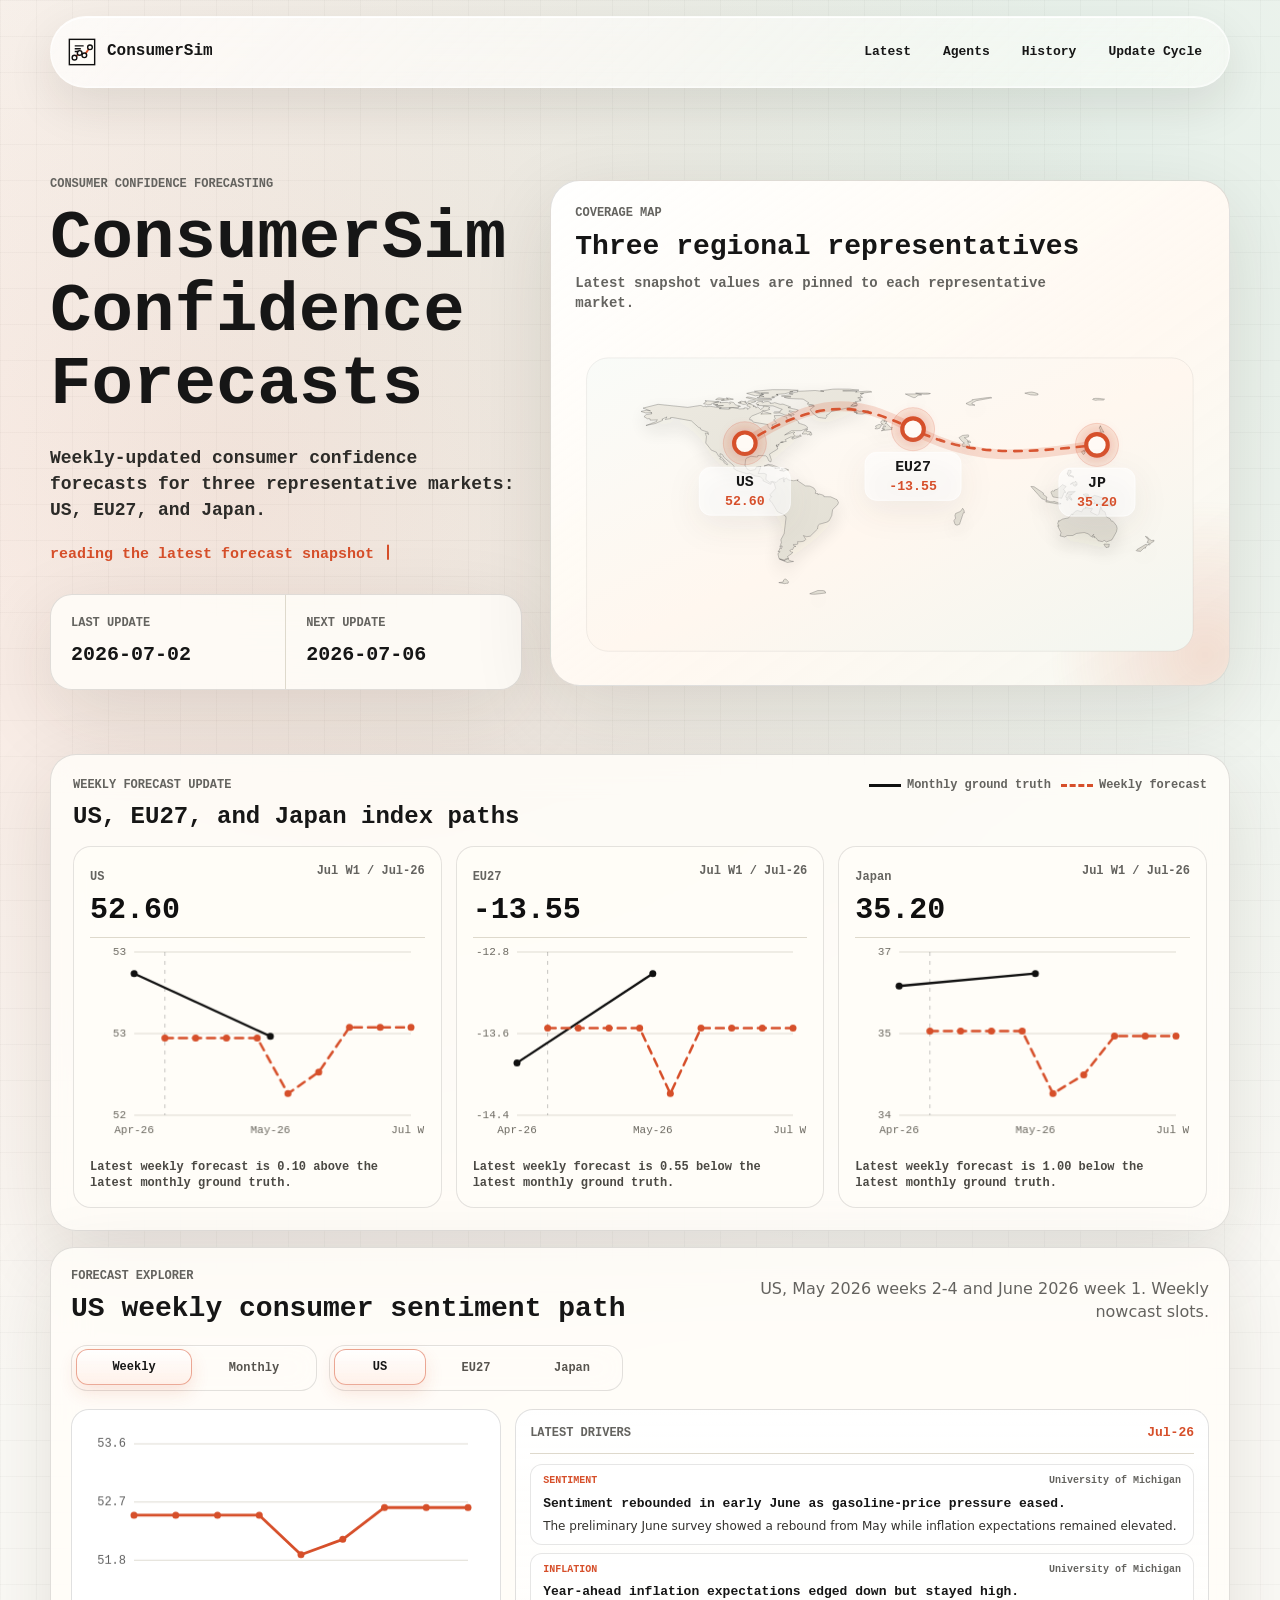
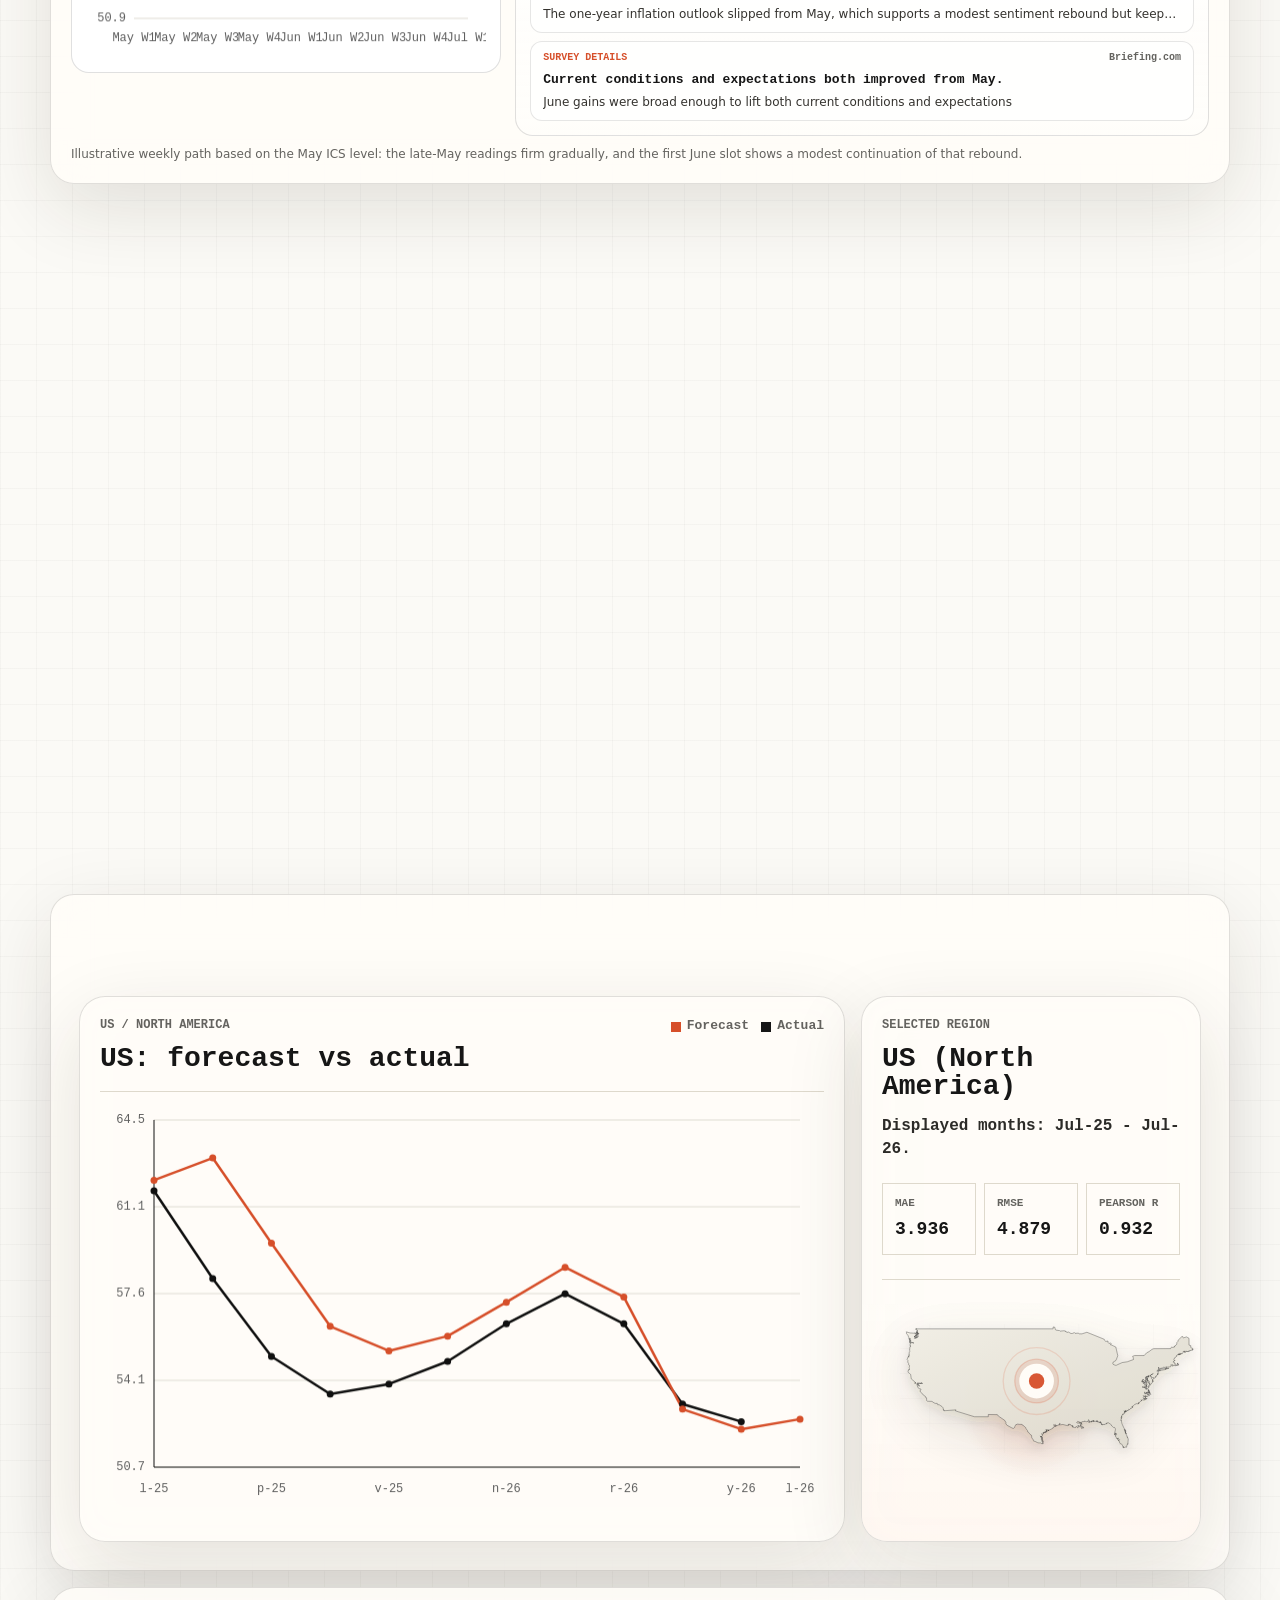
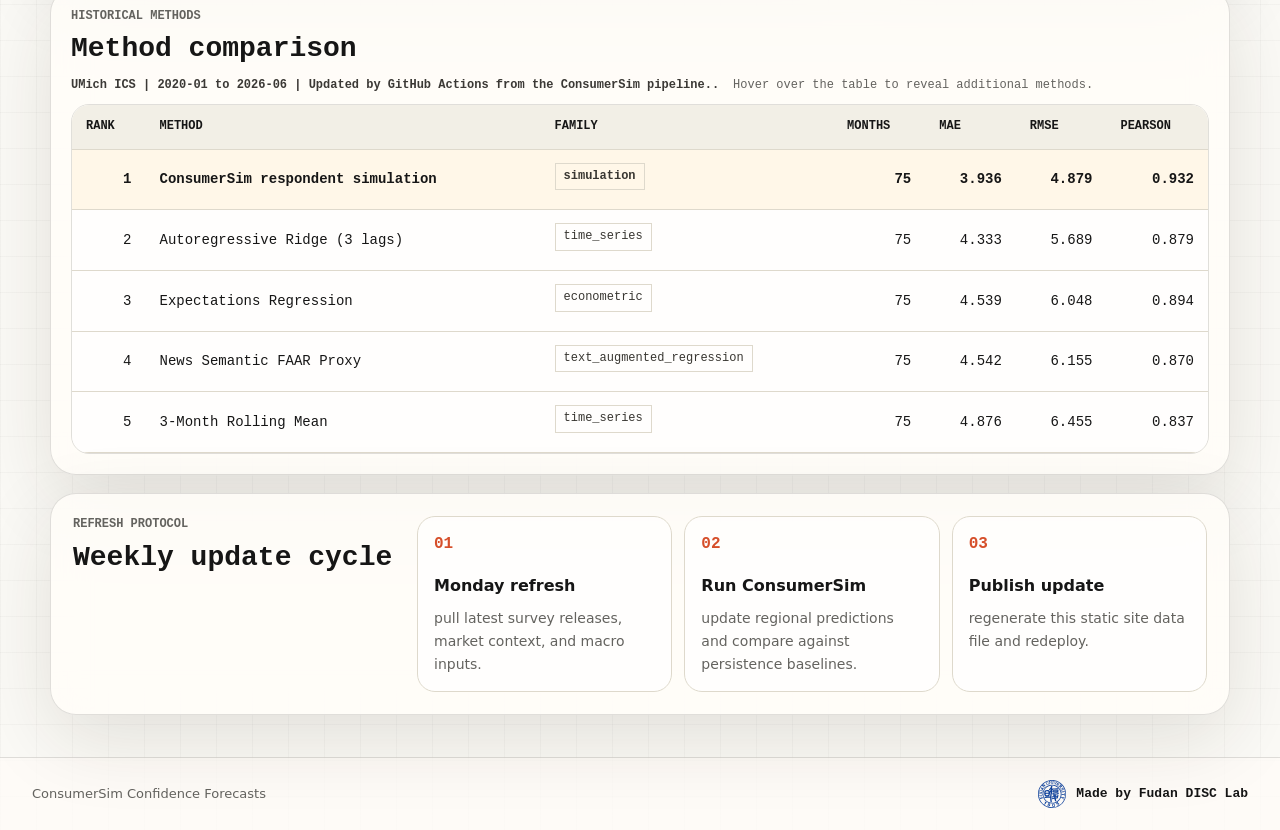
<file: index.html>
<!doctype html>
<html lang="en">
  <head>
    <meta charset="utf-8" />
    <meta name="viewport" content="width=device-width, initial-scale=1" />
    <title>ConsumerSim Confidence Forecasts</title>
    <meta
      name="description"
      content="ConsumerSim weekly-updated consumer confidence forecasts for US, EU27, and Japan."
    />
    <link rel="stylesheet" href="./styles.css" />
  </head>
  <body>
    <header class="topbar">
      <a class="wordmark" href="#top" aria-label="ConsumerSim home">
        <img class="brand-icon" src="./assets/consumersim-icon.svg" alt="" aria-hidden="true" />
        <span>ConsumerSim</span>
      </a>
      <nav aria-label="Primary navigation">
        <a href="#latest">Latest</a>
        <a href="#agents">Agents</a>
        <a href="#history">History</a>
        <a href="#updates">Update Cycle</a>
      </nav>
    </header>

    <main id="top">
      <section class="hero" aria-labelledby="page-title">
        <div class="hero-copy">
          <p class="eyebrow">Consumer confidence forecasting</p>
          <h1 id="page-title" data-title="ConsumerSim Confidence Forecasts">ConsumerSim Confidence Forecasts</h1>
          <p class="summary">
            Weekly-updated consumer confidence forecasts for three representative markets:
            US, EU27, and Japan.
          </p>
          <p class="typing-status" id="typing-status" aria-live="polite"></p>
          <div class="hero-panel" aria-label="Forecast status">
            <div>
              <span class="panel-label">Last Update</span>
              <strong id="generated-at">--</strong>
            </div>
            <div>
              <span class="panel-label">Next Update</span>
              <strong id="next-update">--</strong>
            </div>
          </div>
        </div>
        <aside class="map-card" aria-labelledby="map-title">
          <div class="map-card-head">
            <p class="eyebrow">Coverage map</p>
            <h2 id="map-title">Three regional representatives</h2>
            <p class="map-card-note">Latest snapshot values are pinned to each representative market.</p>
          </div>
          <svg class="world-map" viewBox="0 0 760 390" role="img" aria-label="World map showing US, EU27, and Japan coverage">
            <defs>
              <linearGradient id="ocean-wash" x1="0" y1="0" x2="1" y2="1">
                <stop offset="0" stop-color="#f9fbf8"/>
                <stop offset="0.52" stop-color="#fff7ef"/>
                <stop offset="1" stop-color="#f2f6f0"/>
              </linearGradient>
              <linearGradient id="land-wash" x1="0" y1="0" x2="1" y2="1">
                <stop offset="0" stop-color="#f0eee7"/>
                <stop offset="1" stop-color="#dedbd2"/>
              </linearGradient>
              <filter id="map-soft-shadow" x="-15%" y="-15%" width="130%" height="130%">
                <feDropShadow dx="0" dy="10" stdDeviation="12" flood-color="#2c281f" flood-opacity="0.12"/>
              </filter>
              <filter id="pin-glow" x="-80%" y="-80%" width="260%" height="260%">
                <feDropShadow dx="0" dy="0" stdDeviation="8" flood-color="#d64f2a" flood-opacity="0.35"/>
              </filter>
            </defs>
            <rect class="map-ocean" x="14" y="18" width="732" height="354" rx="26"/>
            <image class="map-land-svg" href="./assets/world-map.svg" x="18" y="24" width="724" height="330" preserveAspectRatio="xMidYMid meet"/>
            <path class="map-arc map-arc-back" d="M205 121C292 64 338 65 408 104S538 139 630 123"/>
            <path class="map-arc" d="M205 121C292 68 338 70 408 104S538 133 630 123"/>
            <g class="map-pin marker-us" style="--delay: 0s">
              <circle class="map-pulse" cx="205" cy="121" r="26"/>
              <circle class="map-node" cx="205" cy="121" r="13"/>
              <rect class="map-label-card" x="150" y="150" width="110" height="58" rx="14"/>
              <text class="map-code" x="205" y="173">US</text>
              <text class="map-value" id="map-us-value" x="205" y="196">--</text>
            </g>
            <g class="map-pin marker-eu" style="--delay: .45s">
              <circle class="map-pulse" cx="408" cy="104" r="26"/>
              <circle class="map-node" cx="408" cy="104" r="13"/>
              <rect class="map-label-card" x="350" y="132" width="116" height="58" rx="14"/>
              <text class="map-code" x="408" y="155">EU27</text>
              <text class="map-value" id="map-eu-value" x="408" y="178">--</text>
            </g>
            <g class="map-pin marker-jp" style="--delay: .9s">
              <circle class="map-pulse" cx="630" cy="123" r="26"/>
              <circle class="map-node" cx="630" cy="123" r="13"/>
              <rect class="map-label-card" x="584" y="151" width="92" height="58" rx="14"/>
              <text class="map-code" x="630" y="174">JP</text>
              <text class="map-value" id="map-jp-value" x="630" y="197">--</text>
            </g>
          </svg>
        </aside>
      </section>

      <section class="hero-forecast-panel weekly-forecast-section" id="latest" aria-labelledby="hero-forecast-title">
        <div class="hero-forecast-head">
          <div>
            <p class="eyebrow">Weekly forecast update</p>
            <h2 id="hero-forecast-title">US, EU27, and Japan index paths</h2>
          </div>
          <div class="hero-legend" aria-label="Chart legend">
            <span><i class="line-key actual-line"></i> Monthly ground truth</span>
            <span><i class="line-key forecast-line"></i> Weekly forecast</span>
          </div>
        </div>
        <div class="hero-forecast-grid" id="hero-forecast-grid">
          <article class="hero-forecast-card" data-region-card="us">
            <div class="hero-card-top">
              <div>
                <span>US</span>
                <strong data-hero-value="us">--</strong>
              </div>
              <small data-hero-period="us">--</small>
            </div>
            <canvas class="hero-region-chart" data-hero-chart="us" height="210" aria-label="US confidence actual and forecast path"></canvas>
            <p data-hero-note="us">--</p>
          </article>
          <article class="hero-forecast-card" data-region-card="eu">
            <div class="hero-card-top">
              <div>
                <span>EU27</span>
                <strong data-hero-value="eu">--</strong>
              </div>
              <small data-hero-period="eu">--</small>
            </div>
            <canvas class="hero-region-chart" data-hero-chart="eu" height="210" aria-label="EU27 confidence actual and forecast path"></canvas>
            <p data-hero-note="eu">--</p>
          </article>
          <article class="hero-forecast-card" data-region-card="jp">
            <div class="hero-card-top">
              <div>
                <span>Japan</span>
                <strong data-hero-value="jp">--</strong>
              </div>
              <small data-hero-period="jp">--</small>
            </div>
            <canvas class="hero-region-chart" data-hero-chart="jp" height="210" aria-label="Japan confidence actual and forecast path"></canvas>
            <p data-hero-note="jp">--</p>
          </article>
        </div>
      </section>

      <section class="prediction-section weekly-section explorer-section" id="forecast-explorer" aria-labelledby="weekly-title">
        <div class="section-head compact">
          <div>
            <p class="eyebrow">Forecast explorer</p>
            <h2 id="weekly-title">Sentiment path switchboard</h2>
          </div>
          <p class="table-context" id="weekly-context">--</p>
        </div>

        <div class="switchbar" aria-label="Forecast view controls">
          <div class="segmented compact-toggle" role="tablist" aria-label="Choose forecast cadence" id="cadence-tabs">
            <button type="button" role="tab" data-cadence="weekly" aria-selected="true">Weekly</button>
            <button type="button" role="tab" data-cadence="monthly" aria-selected="false">Monthly</button>
          </div>
          <div class="segmented compact-toggle" role="tablist" aria-label="Choose forecast region" id="forecast-region-tabs">
            <button type="button" role="tab" data-forecast-region="us" aria-selected="true">US</button>
            <button type="button" role="tab" data-forecast-region="eu" aria-selected="false">EU27</button>
            <button type="button" role="tab" data-forecast-region="jp" aria-selected="false">Japan</button>
          </div>
        </div>

        <div class="weekly-layout" id="forecast-layout">
          <div class="weekly-chart" aria-label="Forecast path chart">
            <canvas id="weekly-chart" height="260"></canvas>
            <div class="chart-tooltip compact-chart-tooltip" id="weekly-chart-tooltip" hidden></div>
          </div>
          <div class="news-panel" aria-label="Latest forecast drivers">
            <div class="news-panel-head">
              <span>Latest drivers</span>
              <strong id="forecast-news-period">--</strong>
            </div>
            <div class="news-list" id="forecast-news-list"></div>
          </div>
        </div>
        <p class="weekly-note" id="weekly-note"></p>
      </section>

      <section class="agent-section prediction-section" id="agents" aria-labelledby="agents-title">
        <div class="section-head compact">
          <div>
            <p class="eyebrow">Respondent simulation</p>
            <h2 id="agents-title">Synthetic agent profiles</h2>
          </div>
          <p class="table-context">Hover a state marker to inspect the profile and monthly response path.</p>
        </div>
        <div class="agent-layout">
          <div class="agent-map-panel" aria-label="United States respondent map">
            <img class="agent-us-map" src="./assets/us-agent-map.svg" alt="" aria-hidden="true" />
            <div class="agent-pins" id="agent-pins"></div>
          </div>
          <aside class="agent-profile-panel" id="agent-profile-panel" aria-live="polite"></aside>
        </div>
      </section>

      <section class="prediction-section history-section" id="history" aria-labelledby="history-title">
        <div class="section-head compact history-head">
          <div>
            <p class="eyebrow">Historical results</p>
            <h2 id="history-title">Historical prediction results</h2>
          </div>
          <div class="segmented" role="tablist" aria-label="Choose region" id="region-tabs"></div>
        </div>

        <div class="dashboard-grid">
          <article class="chart-shell" aria-labelledby="chart-title">
            <div class="chart-header">
              <div>
                <p class="eyebrow" id="active-market">--</p>
                <h2 id="chart-title">Forecast vs actual</h2>
              </div>
              <div class="legend" aria-label="Chart legend">
                <span><i class="forecast-dot"></i> Forecast</span>
                <span><i class="actual-dot"></i> Actual</span>
              </div>
            </div>
            <canvas id="forecast-chart" height="340" aria-label="Forecast and actual line chart"></canvas>
            <div class="chart-tooltip" id="chart-tooltip" hidden></div>
          </article>

          <aside class="region-brief" aria-labelledby="region-title">
            <p class="eyebrow">Selected region</p>
            <h2 id="region-title">--</h2>
            <p id="region-headline" class="brief-headline">--</p>
            <dl class="brief-stats">
              <div>
                <dt>MAE</dt>
                <dd id="brief-mae">--</dd>
              </div>
              <div>
                <dt>RMSE</dt>
                <dd id="brief-rmse">--</dd>
              </div>
              <div>
                <dt>Pearson r</dt>
                <dd id="brief-pearson">--</dd>
              </div>
            </dl>
            <div class="region-outline" aria-hidden="true">
              <img id="region-outline-map" class="region-outline-map" src="./assets/region-us.svg" alt="">
            </div>
          </aside>
        </div>
      </section>

      <section class="table-section" aria-labelledby="table-title">
        <div class="section-head compact">
          <div>
            <p class="eyebrow">Historical methods</p>
            <h2 id="table-title">Method comparison</h2>
          </div>
        </div>
        <p class="expand-hint">
          <span id="table-context">--</span>
          <span>Hover over the table to reveal additional methods.</span>
        </p>
        <div class="table-wrap">
          <table>
            <thead>
              <tr>
                <th scope="col">Rank</th>
                <th scope="col">Method</th>
                <th scope="col">Family</th>
                <th scope="col">Months</th>
                <th scope="col">MAE</th>
                <th scope="col">RMSE</th>
                <th scope="col">Pearson</th>
              </tr>
            </thead>
            <tbody id="historical-body"></tbody>
          </table>
        </div>
      </section>

      <section class="updates" id="updates" aria-labelledby="updates-title">
        <div>
          <p class="eyebrow">Refresh protocol</p>
          <h2 id="updates-title">Weekly update cycle</h2>
        </div>
        <ol class="update-list">
          <li>
            <strong>Monday refresh</strong>
            <span>pull latest survey releases, market context, and macro inputs.</span>
          </li>
          <li>
            <strong>Run ConsumerSim</strong>
            <span>update regional predictions and compare against persistence baselines.</span>
          </li>
          <li>
            <strong>Publish update</strong>
            <span>regenerate this static site data file and redeploy.</span>
          </li>
        </ol>
      </section>
    </main>

    <footer>
      <span>ConsumerSim Confidence Forecasts</span>
      <span class="lab-credit">
        <img src="./assets/fudan-logo.svg" alt="Fudan University logo" />
        Made by Fudan DISC Lab
      </span>
    </footer>

    <script src="./app.js"></script>
  </body>
</html>
</file>
<file: styles.css>
:root {
  --ink: #161616;
  --muted: #64635f;
  --hairline: #ded9cc;
  --paper: #fbfaf6;
  --panel: rgba(255, 253, 248, 0.86);
  --panel-solid: #fffdf8;
  --accent: #d64f2a;
  --accent-soft: #fff0e8;
  --green: #188b68;
  --gold: #b28b1e;
  --shadow: 0 24px 80px rgba(38, 32, 20, 0.12);
  --soft-shadow: 0 14px 40px rgba(38, 32, 20, 0.08);
  --motion-ease: cubic-bezier(0.2, 0.8, 0.2, 1);
}

* {
  box-sizing: border-box;
}

html {
  scroll-behavior: smooth;
}

body {
  margin: 0;
  color: var(--ink);
  background:
    radial-gradient(circle at 18% 12%, rgba(214, 79, 42, 0.12), transparent 26%),
    radial-gradient(circle at 78% 4%, rgba(24, 139, 104, 0.10), transparent 28%),
    linear-gradient(rgba(16, 16, 16, 0.028) 1px, transparent 1px),
    linear-gradient(90deg, rgba(16, 16, 16, 0.028) 1px, transparent 1px),
    var(--paper);
  background-size: auto, auto, 36px 36px, 36px 36px;
  font-family:
    Inter, ui-sans-serif, system-ui, -apple-system, BlinkMacSystemFont, "Segoe UI",
    "Microsoft YaHei", sans-serif;
  line-height: 1.45;
}

a {
  color: inherit;
  text-decoration: none;
}

.topbar {
  position: sticky;
  top: 0;
  z-index: 10;
  display: flex;
  align-items: center;
  justify-content: space-between;
  gap: 24px;
  width: min(1180px, calc(100% - 36px));
  min-height: 72px;
  margin: 16px auto 0;
  padding: 0 14px 0 16px;
  border: 1px solid rgba(255, 255, 255, 0.56);
  border-radius: 999px;
  background:
    linear-gradient(135deg, rgba(255, 255, 255, 0.58), rgba(255, 253, 248, 0.28)),
    rgba(255, 255, 255, 0.30);
  box-shadow:
    0 18px 48px rgba(38, 32, 20, 0.10),
    inset 0 1px 0 rgba(255, 255, 255, 0.92),
    inset 0 -1px 0 rgba(255, 255, 255, 0.36);
  backdrop-filter: blur(26px) saturate(1.45);
  -webkit-backdrop-filter: blur(26px) saturate(1.45);
  transition:
    transform 220ms var(--motion-ease),
    box-shadow 220ms ease,
    background 220ms ease;
}

.topbar:hover {
  transform: translateY(-1px);
  background:
    linear-gradient(135deg, rgba(255, 255, 255, 0.68), rgba(255, 253, 248, 0.34)),
    rgba(255, 255, 255, 0.36);
  box-shadow:
    0 24px 58px rgba(38, 32, 20, 0.12),
    inset 0 1px 0 rgba(255, 255, 255, 0.96),
    inset 0 -1px 0 rgba(255, 255, 255, 0.42);
}

.wordmark,
.topbar nav {
  display: flex;
  align-items: center;
}

.wordmark {
  gap: 10px;
  font-family: "SFMono-Regular", Consolas, "Liberation Mono", monospace;
  font-weight: 800;
  letter-spacing: 0;
}

.brand-icon {
  display: block;
  width: 30px;
  height: 30px;
  flex: 0 0 auto;
  transition: transform 240ms var(--motion-ease);
}

.wordmark:hover .brand-icon {
  transform: rotate(-5deg) scale(1.05);
}

.topbar nav {
  gap: 6px;
}

.topbar nav a {
  min-height: 36px;
  padding: 8px 12px;
  border: 1px solid rgba(255, 255, 255, 0);
  border-radius: 999px;
  font-family: "SFMono-Regular", Consolas, "Liberation Mono", monospace;
  font-size: 13px;
  font-weight: 700;
  transition:
    transform 160ms var(--motion-ease),
    border-color 160ms ease,
    background 160ms ease;
}

.topbar nav a:hover {
  border-color: rgba(255, 255, 255, 0.72);
  background: rgba(255, 255, 255, 0.34);
  box-shadow:
    inset 0 1px 0 rgba(255, 255, 255, 0.86),
    0 8px 20px rgba(38, 32, 20, 0.08);
  transform: translateY(-1px);
}

main {
  width: min(1180px, calc(100% - 36px));
  margin: 0 auto;
}

.hero {
  display: grid;
  grid-template-columns: minmax(0, 0.82fr) minmax(520px, 1.18fr);
  gap: 28px;
  min-height: 650px;
  align-items: center;
  padding: 74px 0 34px;
}

.eyebrow {
  margin: 0 0 10px;
  color: var(--muted);
  font-family: "SFMono-Regular", Consolas, "Liberation Mono", monospace;
  font-size: 12px;
  font-weight: 700;
  letter-spacing: 0;
  text-transform: uppercase;
}

h1,
h2 {
  margin: 0;
  font-family: "SFMono-Regular", Consolas, "Liberation Mono", monospace;
  letter-spacing: 0;
  line-height: 1;
}

h1 {
  min-height: 2.1em;
  max-width: 760px;
  font-size: clamp(38px, 5.4vw, 72px);
  line-height: 1.05;
}

h1.typing::after {
  content: "";
  display: inline-block;
  width: 0.08em;
  height: 0.92em;
  margin-left: 0.08em;
  background: var(--accent);
  transform: translateY(0.12em);
  animation: cursorBlink 820ms steps(2, jump-none) infinite;
}

h2 {
  font-size: 28px;
}

.summary {
  max-width: 760px;
  margin: 24px 0 0;
  color: #2c2b28;
  font-family: "SFMono-Regular", Consolas, "Liberation Mono", monospace;
  font-size: 18px;
  font-weight: 700;
}

.typing-status {
  min-height: 1.6em;
  margin: 18px 0 0;
  color: var(--accent);
  font-family: "SFMono-Regular", Consolas, "Liberation Mono", monospace;
  font-size: 15px;
  font-weight: 800;
}

.typing-status::after {
  content: "";
  display: inline-block;
  width: 0.55em;
  height: 1.05em;
  margin-left: 0.28em;
  border-right: 2px solid var(--accent);
  transform: translateY(0.18em);
  animation: cursorBlink 820ms steps(2, jump-none) infinite;
}

.hero-panel,
.hero-forecast-panel,
.prediction-section,
.prediction-card,
.chart-shell,
.region-brief,
.table-section,
.updates {
  border: 1px solid rgba(16, 16, 16, 0.13);
  background: var(--panel);
  box-shadow: var(--shadow);
  backdrop-filter: blur(18px);
  transition:
    transform 240ms var(--motion-ease),
    box-shadow 240ms ease,
    border-color 240ms ease;
}

.hero-panel:hover,
.hero-forecast-panel:hover,
.prediction-section:hover,
.chart-shell:hover,
.region-brief:hover,
.table-section:hover,
.updates:hover {
  transform: translateY(-2px);
  border-color: rgba(214, 79, 42, 0.20);
  box-shadow: 0 28px 86px rgba(38, 32, 20, 0.15);
}

.hero-panel {
  display: grid;
  grid-template-columns: repeat(2, minmax(0, 1fr));
  gap: 0;
  margin-top: 28px;
  border-radius: 22px;
  overflow: hidden;
}

.hero-panel > div {
  position: relative;
  padding: 20px;
  border-right: 1px solid var(--hairline);
  transition: background 180ms ease;
}

.hero-panel > div:hover {
  background: rgba(255, 240, 232, 0.34);
}

.hero-panel > div:last-child {
  border-right: 0;
}

.panel-label {
  display: block;
  margin-bottom: 8px;
  color: var(--muted);
  font-family: "SFMono-Regular", Consolas, "Liberation Mono", monospace;
  font-size: 12px;
  font-weight: 800;
  text-transform: uppercase;
}

.hero-panel strong {
  display: block;
  font-family: "SFMono-Regular", Consolas, "Liberation Mono", monospace;
  font-size: 20px;
  font-weight: 900;
}

.hero-forecast-panel {
  display: flex;
  flex-direction: column;
  gap: 16px;
  padding: 22px;
  border-radius: 26px;
  overflow: hidden;
}

.weekly-forecast-section {
  margin-top: 16px;
}

.hero-forecast-head {
  display: flex;
  align-items: flex-start;
  justify-content: space-between;
  gap: 16px;
}

.hero-forecast-head h2 {
  max-width: 520px;
  font-size: 24px;
  line-height: 1.08;
}

.hero-legend {
  display: flex;
  align-items: center;
  flex-wrap: wrap;
  justify-content: flex-end;
  gap: 10px;
  color: var(--muted);
  font-family: "SFMono-Regular", Consolas, "Liberation Mono", monospace;
  font-size: 12px;
  font-weight: 800;
}

.hero-legend span {
  display: inline-flex;
  align-items: center;
  gap: 6px;
  white-space: nowrap;
}

.line-key {
  display: inline-block;
  width: 32px;
  height: 0;
  border-top: 3px solid #101010;
}

.forecast-line {
  border-color: #d64f2a;
  border-top-style: dashed;
}

.hero-forecast-grid {
  display: grid;
  grid-template-columns: repeat(3, minmax(0, 1fr));
  gap: 14px;
}

.hero-forecast-card {
  display: flex;
  flex-direction: column;
  gap: 12px;
  min-height: 330px;
  padding: 16px;
  border: 1px solid rgba(16, 16, 16, 0.11);
  border-radius: 18px;
  background: rgba(255, 253, 248, 0.72);
}

.hero-card-top {
  display: flex;
  align-items: flex-start;
  justify-content: space-between;
  gap: 12px;
  min-width: 0;
}

.hero-card-top span,
.hero-card-top small,
.hero-forecast-card p {
  color: var(--muted);
  font-family: "SFMono-Regular", Consolas, "Liberation Mono", monospace;
  font-size: 12px;
  font-weight: 800;
}

.hero-card-top strong {
  display: block;
  margin-top: 8px;
  color: #101010;
  font-family: "SFMono-Regular", Consolas, "Liberation Mono", monospace;
  font-size: 30px;
  font-weight: 900;
  line-height: 1;
}

.hero-region-chart {
  width: 100%;
  min-width: 0;
  height: 210px;
  align-self: stretch;
}

.hero-forecast-card p {
  margin: 0;
  color: #4b4944;
  line-height: 1.35;
}

.map-card {
  position: relative;
  display: flex;
  flex-direction: column;
  overflow: hidden;
  min-height: 500px;
  padding: 24px 24px 18px;
  border: 1px solid rgba(16, 16, 16, 0.13);
  border-radius: 30px;
  background:
    linear-gradient(145deg, rgba(255, 255, 255, 0.92), rgba(255, 247, 238, 0.70) 58%, rgba(244, 248, 241, 0.76)),
    var(--panel-solid);
  box-shadow: var(--shadow);
  backdrop-filter: blur(18px);
  transition:
    transform 280ms var(--motion-ease),
    box-shadow 280ms ease,
    border-color 280ms ease;
}

.map-card:hover {
  transform: translateY(-2px);
  border-color: rgba(214, 79, 42, 0.22);
  box-shadow: 0 30px 92px rgba(38, 32, 20, 0.15);
}

.map-card::before {
  content: "";
  position: absolute;
  inset: auto -20% -26% auto;
  width: 320px;
  height: 320px;
  border-radius: 50%;
  background: radial-gradient(circle, rgba(214, 79, 42, 0.16), transparent 68%);
  filter: blur(4px);
  animation: floatGlow 7s ease-in-out infinite;
}

.map-card-head,
.world-map {
  position: relative;
  z-index: 1;
}

.map-card-head {
  max-width: 620px;
}

.map-card-note {
  max-width: 520px;
  margin: 12px 0 0;
  color: var(--muted);
  font-family: "SFMono-Regular", Consolas, "Liberation Mono", monospace;
  font-size: 14px;
  font-weight: 700;
}

.world-map {
  display: block;
  width: 100%;
  height: auto;
  aspect-ratio: 760 / 390;
  margin: 30px 0 0;
  overflow: hidden;
  transform-origin: center;
  animation: mapFloat 8s ease-in-out infinite;
}

.map-ocean {
  fill: url("#ocean-wash");
  stroke: rgba(16, 16, 16, 0.08);
  stroke-width: 1;
}

.map-land-svg {
  opacity: 0.9;
  filter: url("#map-soft-shadow");
}

.map-arc {
  fill: none;
  stroke: var(--accent);
  stroke-width: 3.2;
  stroke-dasharray: 9 10;
  stroke-linecap: round;
  opacity: 0.95;
  animation: dashDrift 7s linear infinite;
}

.map-arc-back {
  stroke: rgba(214, 79, 42, 0.18);
  stroke-width: 12;
  stroke-dasharray: none;
  opacity: 1;
  animation: none;
}

.map-pin {
  transform-box: fill-box;
  transform-origin: center;
}

.map-node {
  fill: #fffaf5;
  stroke: var(--accent);
  stroke-width: 5;
  filter: url("#pin-glow");
}

.map-pulse {
  fill: rgba(214, 79, 42, 0.12);
  stroke: rgba(214, 79, 42, 0.22);
  stroke-width: 1;
  transform-box: fill-box;
  transform-origin: center;
  animation: markerPulse 2.8s ease-in-out infinite;
  animation-delay: var(--delay);
}

.map-label-card {
  fill: rgba(255, 255, 255, 0.58);
  stroke: rgba(255, 255, 255, 0.72);
  stroke-width: 1;
  filter:
    drop-shadow(0 12px 20px rgba(38, 32, 20, 0.12))
    drop-shadow(0 0 16px rgba(255, 255, 255, 0.35));
  transition: filter 180ms ease;
}

.map-code,
.map-value {
  fill: var(--ink);
  font-family: "SFMono-Regular", Consolas, "Liberation Mono", monospace;
  font-weight: 900;
  text-anchor: middle;
}

.map-code {
  font-size: 18px;
}

.map-value {
  fill: var(--accent);
  font-size: 16px;
}

.reveal {
  opacity: 0;
  transform: translateY(22px);
  transition:
    opacity 620ms ease,
    transform 620ms cubic-bezier(0.2, 0.8, 0.2, 1);
}

.reveal.is-visible {
  opacity: 1;
  transform: translateY(0);
}

.section-head {
  display: flex;
  align-items: end;
  justify-content: space-between;
  gap: 20px;
  padding: 38px 0 16px;
}

.section-head.compact {
  padding: 0 0 18px;
}

.prediction-section {
  margin-top: 16px;
  padding: 20px;
  border-radius: 24px;
}

.history-section {
  padding: 28px;
}

.history-head {
  align-items: center;
}

.prediction-grid {
  display: grid;
  grid-template-columns: repeat(3, minmax(0, 1fr));
  gap: 12px;
}

.prediction-card {
  box-shadow: none;
  padding: 16px;
}

.prediction-card h3 {
  display: flex;
  align-items: baseline;
  justify-content: space-between;
  gap: 12px;
  margin: 0 0 18px;
  font-family: "SFMono-Regular", Consolas, "Liberation Mono", monospace;
  font-size: 24px;
}

.prediction-card h3 span {
  color: var(--muted);
  font-family: "SFMono-Regular", Consolas, "Liberation Mono", monospace;
  font-size: 12px;
}

.prediction-value {
  display: block;
  margin-bottom: 8px;
  font-family: "SFMono-Regular", Consolas, "Liberation Mono", monospace;
  font-size: 34px;
  font-weight: 900;
}

.prediction-meta {
  margin: 0;
  color: var(--muted);
  font-size: 13px;
}

.weekly-section {
  margin-top: 16px;
}

.switchbar {
  display: flex;
  flex-wrap: wrap;
  gap: 12px;
  justify-content: flex-start;
  margin: 4px 0 18px;
}

.compact-toggle {
  width: fit-content;
  box-shadow: 0 10px 28px rgba(38, 32, 20, 0.06);
}

#cadence-tabs button {
  min-width: 116px;
}

#forecast-region-tabs button {
  min-width: 92px;
}

.compact-toggle button[aria-selected="true"] {
  transform: translateY(-1px);
}

.weekly-layout {
  display: grid;
  grid-template-columns: minmax(240px, 0.62fr) minmax(460px, 1fr);
  gap: 14px;
  align-items: start;
}

.weekly-chart {
  position: relative;
  border: 1px solid rgba(16, 16, 16, 0.13);
  border-radius: 18px;
  background: #fff;
  padding: 12px 14px;
}

.news-panel {
  display: grid;
  grid-template-rows: auto 1fr;
  gap: 10px;
  min-width: 0;
  padding: 14px;
  border: 1px solid rgba(16, 16, 16, 0.13);
  border-radius: 18px;
  background:
    linear-gradient(180deg, rgba(255, 255, 255, 0.82), rgba(255, 253, 248, 0.70)),
    #fff;
}

.news-panel-head {
  display: flex;
  align-items: center;
  justify-content: space-between;
  gap: 16px;
  padding-bottom: 10px;
  border-bottom: 1px solid var(--hairline);
  font-family: "SFMono-Regular", Consolas, "Liberation Mono", monospace;
}

.news-panel-head span {
  color: var(--muted);
  font-size: 12px;
  font-weight: 800;
  text-transform: uppercase;
}

.news-panel-head strong {
  color: var(--accent);
  font-size: 13px;
}

.news-list {
  display: grid;
  gap: 8px;
}

.news-item {
  padding: 9px 12px;
  border: 1px solid rgba(16, 16, 16, 0.10);
  border-radius: 12px;
  background: rgba(255, 255, 255, 0.72);
  transition:
    transform 160ms ease,
    border-color 160ms ease,
    box-shadow 160ms ease;
}

.news-item:hover {
  transform: translateY(-1px);
  border-color: rgba(214, 79, 42, 0.32);
  box-shadow: 0 14px 30px rgba(38, 32, 20, 0.08);
}

.news-item-top {
  display: flex;
  align-items: center;
  justify-content: space-between;
  gap: 10px;
  margin-bottom: 6px;
}

.news-item span {
  display: inline-flex;
  color: var(--accent);
  font-family: "SFMono-Regular", Consolas, "Liberation Mono", monospace;
  font-size: 10px;
  font-weight: 900;
  text-transform: uppercase;
}

.news-item h3 {
  margin: 0;
  font-family: "SFMono-Regular", Consolas, "Liberation Mono", monospace;
  font-size: 13px;
  line-height: 1.32;
}

.news-item p {
  margin: 6px 0 0;
  color: #34322e;
  font-size: 12px;
  line-height: 1.38;
  overflow: hidden;
  display: -webkit-box;
  -webkit-line-clamp: 1;
  -webkit-box-orient: vertical;
}

.news-item a,
.news-item small {
  color: var(--muted);
  font-family: "SFMono-Regular", Consolas, "Liberation Mono", monospace;
  font-size: 10px;
  font-weight: 800;
  white-space: nowrap;
}

.news-item a:hover {
  color: var(--accent);
}

.empty-news {
  border-style: dashed;
  background: rgba(255, 253, 248, 0.66);
}

.weekly-note {
  max-width: 980px;
  margin: 10px 0 0;
  color: var(--muted);
  font-size: 12px;
}

.agent-section {
  margin-top: 18px;
}

.agent-layout {
  display: grid;
  grid-template-columns: minmax(0, 1.08fr) 360px;
  gap: 14px;
  align-items: stretch;
}

.agent-map-panel {
  position: relative;
  min-height: 420px;
  overflow: hidden;
  border: 1px solid rgba(16, 16, 16, 0.13);
  border-radius: 20px;
  background:
    radial-gradient(circle at 18% 22%, rgba(214, 79, 42, 0.12), transparent 34%),
    linear-gradient(145deg, rgba(255, 255, 255, 0.76), rgba(255, 247, 238, 0.62)),
    #fffdf8;
}

.agent-us-map {
  position: absolute;
  inset: 26px 24px;
  width: calc(100% - 48px);
  height: calc(100% - 52px);
  object-fit: contain;
  filter: drop-shadow(0 22px 42px rgba(38, 32, 20, 0.12));
  opacity: 0.96;
}

.agent-pins {
  position: absolute;
  inset: 26px 24px;
}

.agent-pin {
  position: absolute;
  left: var(--x);
  top: var(--y);
  z-index: 2;
  display: grid;
  place-items: center;
  width: 34px;
  height: 34px;
  border: 1px solid rgba(255, 255, 255, 0.72);
  border-radius: 999px;
  background: rgba(255, 255, 255, 0.44);
  box-shadow:
    0 12px 24px rgba(38, 32, 20, 0.16),
    inset 0 1px 0 rgba(255, 255, 255, 0.88);
  color: var(--ink);
  cursor: pointer;
  transform: translate(-50%, -50%);
  transition:
    transform 180ms var(--motion-ease),
    background 180ms ease,
    box-shadow 180ms ease;
  backdrop-filter: blur(14px) saturate(1.3);
  -webkit-backdrop-filter: blur(14px) saturate(1.3);
}

.agent-pin::before {
  content: "";
  position: absolute;
  inset: -9px;
  border-radius: inherit;
  background: rgba(214, 79, 42, 0.14);
  transform: scale(0.72);
  transition: transform 180ms var(--motion-ease), opacity 180ms ease;
}

.agent-pin:hover,
.agent-pin:focus-visible,
.agent-pin.active {
  z-index: 5;
  background: rgba(255, 255, 255, 0.70);
  box-shadow:
    0 16px 36px rgba(214, 79, 42, 0.18),
    inset 0 1px 0 rgba(255, 255, 255, 0.92);
  transform: translate(-50%, -50%) scale(1.08);
}

.agent-pin:hover::before,
.agent-pin:focus-visible::before,
.agent-pin.active::before {
  opacity: 1;
  transform: scale(1);
}

.agent-dot {
  position: relative;
  z-index: 1;
  display: grid;
  place-items: center;
  width: 24px;
  height: 24px;
  border-radius: 999px;
  background: var(--accent);
  color: #fffdf8;
  font-family: "SFMono-Regular", Consolas, "Liberation Mono", monospace;
  font-size: 9px;
  font-weight: 900;
}

.agent-state {
  position: absolute;
  top: 29px;
  left: 50%;
  color: var(--ink);
  font-family: "SFMono-Regular", Consolas, "Liberation Mono", monospace;
  font-size: 10px;
  font-weight: 900;
  transform: translateX(-50%);
}

.agent-hover-card {
  position: absolute;
  left: 50%;
  bottom: calc(100% + 12px);
  z-index: 6;
  display: grid;
  gap: 3px;
  min-width: 188px;
  padding: 10px 12px;
  border: 1px solid rgba(255, 255, 255, 0.68);
  border-radius: 16px;
  background: rgba(255, 253, 248, 0.78);
  box-shadow: 0 18px 38px rgba(38, 32, 20, 0.15);
  opacity: 0;
  pointer-events: none;
  text-align: left;
  transform: translate(-50%, 6px) scale(0.96);
  transition:
    opacity 160ms ease,
    transform 160ms var(--motion-ease);
  backdrop-filter: blur(18px) saturate(1.25);
  -webkit-backdrop-filter: blur(18px) saturate(1.25);
}

.agent-pin:hover .agent-hover-card,
.agent-pin:focus-visible .agent-hover-card {
  opacity: 1;
  transform: translate(-50%, 0) scale(1);
}

.agent-hover-card strong,
.agent-hover-card span,
.agent-hover-card em {
  font-family: "SFMono-Regular", Consolas, "Liberation Mono", monospace;
}

.agent-hover-card strong {
  font-size: 13px;
}

.agent-hover-card span {
  color: var(--muted);
  font-size: 11px;
}

.agent-hover-card em {
  color: var(--accent);
  font-size: 11px;
  font-style: normal;
  font-weight: 900;
}

.agent-profile-panel {
  min-width: 0;
  padding: 16px;
  border: 1px solid rgba(16, 16, 16, 0.13);
  border-radius: 20px;
  background:
    linear-gradient(180deg, rgba(255, 255, 255, 0.82), rgba(255, 253, 248, 0.72)),
    #fffdf8;
}

.agent-panel-top {
  display: grid;
  grid-template-columns: minmax(0, 1fr) auto;
  gap: 8px 12px;
  align-items: start;
}

.agent-panel-top .eyebrow {
  grid-column: 1 / -1;
}

.agent-panel-top h3 {
  margin: 0;
  font-family: "SFMono-Regular", Consolas, "Liberation Mono", monospace;
  font-size: 24px;
  line-height: 1;
}

.agent-panel-top strong {
  color: var(--accent);
  font-family: "SFMono-Regular", Consolas, "Liberation Mono", monospace;
  font-size: 22px;
  font-weight: 900;
}

.agent-summary {
  margin: 12px 0 14px;
  color: #302e2a;
  font-family: "SFMono-Regular", Consolas, "Liberation Mono", monospace;
  font-size: 13px;
  font-weight: 900;
}

.agent-profile-grid {
  display: grid;
  grid-template-columns: repeat(2, minmax(0, 1fr));
  gap: 8px;
  margin: 0;
}

.agent-profile-grid div {
  min-width: 0;
  padding: 9px;
  border: 1px solid var(--hairline);
  background: rgba(255, 255, 255, 0.56);
}

.agent-profile-grid dt {
  color: var(--muted);
  font-family: "SFMono-Regular", Consolas, "Liberation Mono", monospace;
  font-size: 10px;
  font-weight: 900;
  text-transform: uppercase;
}

.agent-profile-grid dd {
  margin: 3px 0 0;
  color: var(--ink);
  font-size: 12px;
  font-weight: 700;
}

.agent-profile-copy {
  margin: 12px 0;
  color: #3a3834;
  font-size: 12px;
}

.agent-monthly-list {
  display: grid;
  gap: 7px;
  margin-top: 12px;
}

.agent-month {
  display: grid;
  grid-template-columns: 52px minmax(0, 1fr) 42px;
  gap: 8px;
  align-items: center;
  font-family: "SFMono-Regular", Consolas, "Liberation Mono", monospace;
  font-size: 11px;
  font-weight: 800;
}

.agent-month i {
  height: 8px;
  overflow: hidden;
  border-radius: 999px;
  background: rgba(214, 79, 42, 0.10);
}

.agent-month b {
  display: block;
  height: 100%;
  border-radius: inherit;
  background: var(--accent);
}

.agent-profile-panel small {
  display: block;
  margin-top: 12px;
  color: var(--muted);
  font-family: "SFMono-Regular", Consolas, "Liberation Mono", monospace;
  font-size: 10px;
  font-weight: 800;
}

.segmented {
  display: flex;
  gap: 4px;
  padding: 4px;
  border: 1px solid rgba(16, 16, 16, 0.12);
  border-radius: 16px;
  background: rgba(255, 253, 248, 0.72);
  box-shadow: inset 0 1px 0 rgba(255, 255, 255, 0.72);
  backdrop-filter: blur(14px);
}

.segmented button {
  position: relative;
  min-width: 88px;
  min-height: 36px;
  padding: 0 14px;
  border: 1px solid transparent;
  border-radius: 12px;
  overflow: hidden;
  background: transparent;
  color: #57544f;
  font-family: "SFMono-Regular", Consolas, "Liberation Mono", monospace;
  font-size: 12px;
  font-weight: 800;
  cursor: pointer;
  transition:
    transform 140ms ease,
    border-color 140ms ease,
    background 140ms ease,
    box-shadow 140ms ease,
    color 140ms ease;
}

.segmented button::after {
  content: "";
  position: absolute;
  inset: 50%;
  border-radius: 999px;
  background: rgba(214, 79, 42, 0.18);
  opacity: 0;
  transform: translate(-50%, -50%) scale(0.2);
}

.segmented button.pressed::after {
  animation: buttonPulse 420ms ease-out;
}

.segmented button:hover {
  border-color: rgba(214, 79, 42, 0.22);
  background: rgba(255, 255, 255, 0.58);
  color: var(--ink);
}

.segmented button[aria-selected="true"] {
  border-color: rgba(214, 79, 42, 0.48);
  background:
    linear-gradient(180deg, rgba(255, 255, 255, 0.88), rgba(255, 240, 232, 0.92));
  color: var(--ink);
  box-shadow:
    0 8px 18px rgba(214, 79, 42, 0.14),
    inset 0 1px 0 rgba(255, 255, 255, 0.8);
}

.dashboard-grid {
  display: grid;
  grid-template-columns: minmax(0, 1fr) 340px;
  gap: 16px;
}

.chart-shell {
  position: relative;
  display: flex;
  flex-direction: column;
  min-width: 0;
  padding: 20px;
  border-radius: 26px;
  overflow: hidden;
}

.chart-shell::after {
  content: "";
  position: absolute;
  inset: 0;
  z-index: 0;
  background: linear-gradient(110deg, transparent 18%, rgba(255, 255, 255, 0.34) 45%, transparent 68%);
  opacity: 0;
  pointer-events: none;
  transform: translateX(-42%);
}

.chart-shell:hover::after {
  animation: sheenSweep 900ms var(--motion-ease);
}

.chart-shell > * {
  position: relative;
  z-index: 1;
}

.chart-header {
  display: flex;
  align-items: start;
  justify-content: space-between;
  gap: 18px;
  margin-bottom: 18px;
}

.legend {
  display: flex;
  flex-wrap: wrap;
  gap: 12px;
  color: var(--muted);
  font-family: "SFMono-Regular", Consolas, "Liberation Mono", monospace;
  font-size: 13px;
  font-weight: 700;
}

.legend span {
  display: inline-flex;
  align-items: center;
  gap: 6px;
}

.legend i {
  width: 10px;
  height: 10px;
  display: inline-block;
}

.forecast-dot {
  background: var(--accent);
}

.actual-dot {
  background: var(--ink);
}

canvas {
  display: block;
  width: 100%;
  max-width: 100%;
  height: 340px;
  border-top: 1px solid var(--hairline);
}

canvas#weekly-chart {
  height: 238px;
  min-height: 0;
  border-top: 0;
}

canvas#forecast-chart {
  flex: 0 0 auto;
  height: clamp(430px, 32vw, 500px);
}

.chart-tooltip {
  position: absolute;
  z-index: 3;
  min-width: 154px;
  padding: 10px 12px;
  border: 1px solid rgba(214, 79, 42, 0.25);
  border-radius: 14px;
  background: rgba(255, 253, 248, 0.94);
  box-shadow: 0 18px 38px rgba(38, 32, 20, 0.16);
  color: var(--ink);
  font-family: "SFMono-Regular", Consolas, "Liberation Mono", monospace;
  font-size: 12px;
  pointer-events: none;
  backdrop-filter: blur(14px);
}

.chart-tooltip[hidden] {
  display: none;
}

.tooltip-period {
  margin-bottom: 7px;
  color: var(--muted);
  font-weight: 800;
  text-transform: uppercase;
}

.tooltip-row {
  display: flex;
  align-items: center;
  justify-content: space-between;
  gap: 18px;
  color: #4d4b47;
  font-weight: 500;
}

.tooltip-row + .tooltip-row {
  margin-top: 4px;
}

.tooltip-row b {
  font-weight: 700;
}

.tooltip-row.active {
  color: var(--ink);
  font-weight: 900;
}

.tooltip-row.active b {
  font-weight: 900;
}

.compact-chart-tooltip {
  z-index: 4;
  min-width: 132px;
  padding: 8px 10px;
  font-size: 11px;
}

.compact-chart-tooltip .tooltip-period {
  margin-bottom: 5px;
}

.region-brief {
  display: flex;
  flex-direction: column;
  padding: 20px;
  border-radius: 26px;
  overflow: hidden;
}

.brief-headline {
  margin: 14px 0 22px;
  color: #2c2b28;
  font-family: "SFMono-Regular", Consolas, "Liberation Mono", monospace;
  font-size: 16px;
  font-weight: 800;
}

.brief-stats {
  display: grid;
  grid-template-columns: repeat(3, 1fr);
  gap: 8px;
  margin: 0;
}

.brief-stats div {
  border: 1px solid var(--hairline);
  padding: 12px;
}

.brief-stats dt {
  color: var(--muted);
  font-family: "SFMono-Regular", Consolas, "Liberation Mono", monospace;
  font-size: 11px;
  font-weight: 800;
  text-transform: uppercase;
}

.brief-stats dd {
  margin: 4px 0 0;
  font-family: "SFMono-Regular", Consolas, "Liberation Mono", monospace;
  font-size: 18px;
  font-weight: 800;
}

.region-outline {
  position: relative;
  flex: 1 1 auto;
  min-height: 210px;
  margin-top: 24px;
  border-top: 1px solid var(--hairline);
}

.region-outline::before {
  content: "";
  position: absolute;
  inset: 24px -20px -28px;
  background:
    radial-gradient(circle at 50% 42%, rgba(214, 79, 42, 0.18), transparent 32%),
    linear-gradient(180deg, rgba(255, 253, 248, 0.16), rgba(255, 240, 232, 0.44));
  pointer-events: none;
}

.region-outline-map {
  position: relative;
  z-index: 1;
  display: block;
  width: min(112%, 380px);
  height: auto;
  margin: 12px auto 0;
  filter: drop-shadow(0 18px 28px rgba(38, 32, 20, 0.12));
  opacity: 0.95;
  transform-origin: center;
  animation: regionDrift 7.5s ease-in-out infinite;
  transition:
    filter 220ms ease,
    transform 220ms var(--motion-ease);
}

.region-brief:hover .region-outline-map {
  filter: drop-shadow(0 20px 30px rgba(214, 79, 42, 0.16));
}

.table-section {
  margin-top: 16px;
  padding: 20px;
  border-radius: 26px;
}

.table-context {
  max-width: 500px;
  margin: 0;
  color: var(--muted);
  text-align: right;
}

.expand-hint {
  display: flex;
  flex-wrap: wrap;
  gap: 8px 14px;
  align-items: center;
  margin: -4px 0 10px;
  color: var(--muted);
  font-family: "SFMono-Regular", Consolas, "Liberation Mono", monospace;
  font-size: 12px;
}

.expand-hint span:first-child {
  color: #3b3935;
  font-weight: 800;
}

.table-wrap {
  overflow-x: auto;
  border: 1px solid rgba(16, 16, 16, 0.13);
  border-radius: 18px;
}

table {
  width: 100%;
  min-width: 760px;
  border-collapse: collapse;
  background: rgba(255, 255, 255, 0.72);
}

th,
td {
  padding: 13px 14px;
  border-bottom: 1px solid var(--hairline);
  text-align: left;
  vertical-align: middle;
}

th {
  background: #f2efe6;
  font-family: "SFMono-Regular", Consolas, "Liberation Mono", monospace;
  font-size: 12px;
  text-transform: uppercase;
}

td {
  font-family: "SFMono-Regular", Consolas, "Liberation Mono", monospace;
  font-size: 14px;
}

td.num {
  font-family: "SFMono-Regular", Consolas, "Liberation Mono", monospace;
  text-align: right;
}

tr.highlight-row td {
  background: #fff7e8;
  font-family: "SFMono-Regular", Consolas, "Liberation Mono", monospace;
  font-weight: 800;
}

tbody tr {
  transition:
    background 160ms ease,
    transform 160ms var(--motion-ease);
}

tbody tr:hover td {
  background: rgba(255, 240, 232, 0.42);
}

tr.extra-method {
  display: none;
  animation: rowReveal 260ms ease both;
}

.table-section:hover tr.extra-method,
.table-section:focus-within tr.extra-method {
  display: table-row;
}

.family-pill {
  display: inline-block;
  max-width: 220px;
  padding: 4px 8px;
  border: 1px solid var(--hairline);
  overflow: hidden;
  color: #383631;
  font-size: 12px;
  text-overflow: ellipsis;
  white-space: nowrap;
}

.updates {
  display: grid;
  grid-template-columns: 320px minmax(0, 1fr);
  gap: 24px;
  margin: 18px 0 42px;
  padding: 22px;
  border-radius: 26px;
}

.update-list {
  display: grid;
  grid-template-columns: repeat(3, 1fr);
  gap: 12px;
  margin: 0;
  padding: 0;
  list-style: none;
}

.update-list li {
  min-height: 130px;
  padding: 16px;
  border: 1px solid var(--hairline);
  border-radius: 18px;
  background: rgba(255, 255, 255, 0.52);
  counter-increment: step;
  transition:
    transform 180ms ease,
    background 180ms ease,
    box-shadow 180ms ease;
}

.update-list li:hover {
  transform: translateY(-4px);
  background: #fff;
  box-shadow: var(--soft-shadow);
}

.update-list li::before {
  content: counter(step, decimal-leading-zero);
  display: block;
  margin-bottom: 18px;
  color: var(--accent);
  font-family: "SFMono-Regular", Consolas, "Liberation Mono", monospace;
  font-weight: 800;
}

.update-list strong {
  display: block;
  margin-bottom: 8px;
}

.update-list span {
  color: var(--muted);
  font-size: 14px;
}

footer {
  display: flex;
  align-items: center;
  justify-content: space-between;
  gap: 18px;
  padding: 22px 32px;
  border-top: 1px solid rgba(16, 16, 16, 0.13);
  color: var(--muted);
  background: rgba(255, 253, 248, 0.72);
  font-size: 13px;
}

@keyframes cursorBlink {
  0%,
  45% {
    opacity: 1;
  }
  46%,
  100% {
    opacity: 0;
  }
}

@keyframes markerPulse {
  0%,
  100% {
    transform: scale(1);
    filter: drop-shadow(0 0 0 rgba(214, 79, 42, 0));
  }
  50% {
    transform: scale(1.18);
    filter: drop-shadow(0 0 10px rgba(214, 79, 42, 0.35));
  }
}

@keyframes dashDrift {
  to {
    stroke-dashoffset: -68;
  }
}

@keyframes floatGlow {
  0%,
  100% {
    transform: translate3d(0, 0, 0) scale(1);
  }
  50% {
    transform: translate3d(-18px, 16px, 0) scale(1.08);
  }
}

@keyframes mapFloat {
  0%,
  100% {
    transform: translate3d(0, 0, 0) scale(1);
  }
  50% {
    transform: translate3d(0, -4px, 0) scale(1.006);
  }
}

@keyframes regionDrift {
  0%,
  100% {
    transform: translate3d(0, 0, 0) rotate(0deg);
  }
  50% {
    transform: translate3d(0, -5px, 0) rotate(-0.4deg);
  }
}

@keyframes sheenSweep {
  0% {
    opacity: 0;
    transform: translateX(-48%);
  }
  22% {
    opacity: 1;
  }
  100% {
    opacity: 0;
    transform: translateX(48%);
  }
}

@keyframes buttonPulse {
  0% {
    opacity: 0.8;
    transform: translate(-50%, -50%) scale(0.2);
  }
  100% {
    opacity: 0;
    transform: translate(-50%, -50%) scale(6.5);
  }
}

@keyframes rowReveal {
  from {
    opacity: 0;
    transform: translateY(-4px);
  }
  to {
    opacity: 1;
    transform: translateY(0);
  }
}

@media (prefers-reduced-motion: reduce) {
  *,
  *::before,
  *::after {
    animation-duration: 0.001ms !important;
    animation-iteration-count: 1 !important;
    scroll-behavior: auto !important;
    transition-duration: 0.001ms !important;
  }
}

.lab-credit {
  display: inline-flex;
  align-items: center;
  gap: 10px;
  color: var(--ink);
  font-family: "SFMono-Regular", Consolas, "Liberation Mono", monospace;
  font-weight: 800;
}

.lab-credit img {
  display: block;
  width: 28px;
  height: 28px;
  object-fit: contain;
}

@media (max-width: 920px) {
  .hero,
  .dashboard-grid,
  .updates,
  .agent-layout {
    grid-template-columns: 1fr;
  }

  .prediction-grid,
  .update-list {
    grid-template-columns: 1fr;
  }

  .weekly-layout {
    grid-template-columns: 1fr;
  }

  .hero-forecast-grid {
    grid-template-columns: 1fr;
  }

  .section-head {
    align-items: stretch;
    flex-direction: column;
  }

  .table-context {
    text-align: left;
  }
}

@media (max-width: 640px) {
  .topbar {
    align-items: flex-start;
    flex-direction: column;
    gap: 8px;
    padding: 14px 18px;
  }

  .topbar nav {
    width: 100%;
    justify-content: space-between;
  }

  main {
    width: min(100% - 24px, 1180px);
  }

  .hero {
    min-height: 0;
    padding-top: 42px;
  }

  h1 {
    font-size: 44px;
  }

  .summary {
    font-size: 17px;
  }

  .hero-forecast-panel {
    min-height: 0;
    padding: 16px;
  }

  .hero-forecast-head {
    flex-direction: column;
  }

  .hero-legend {
    justify-content: flex-start;
  }

  .hero-forecast-card {
    min-height: 0;
  }

  .hero-region-chart {
    height: 180px;
  }

  .segmented {
    width: 100%;
  }

  .segmented button {
    flex: 1;
    min-width: 0;
  }

  .chart-header {
    flex-direction: column;
  }

  .brief-stats {
    grid-template-columns: 1fr;
  }

  .agent-map-panel {
    min-height: 340px;
  }

  .agent-profile-grid {
    grid-template-columns: 1fr;
  }

  footer {
    flex-direction: column;
    padding: 18px;
  }
}
</file>
